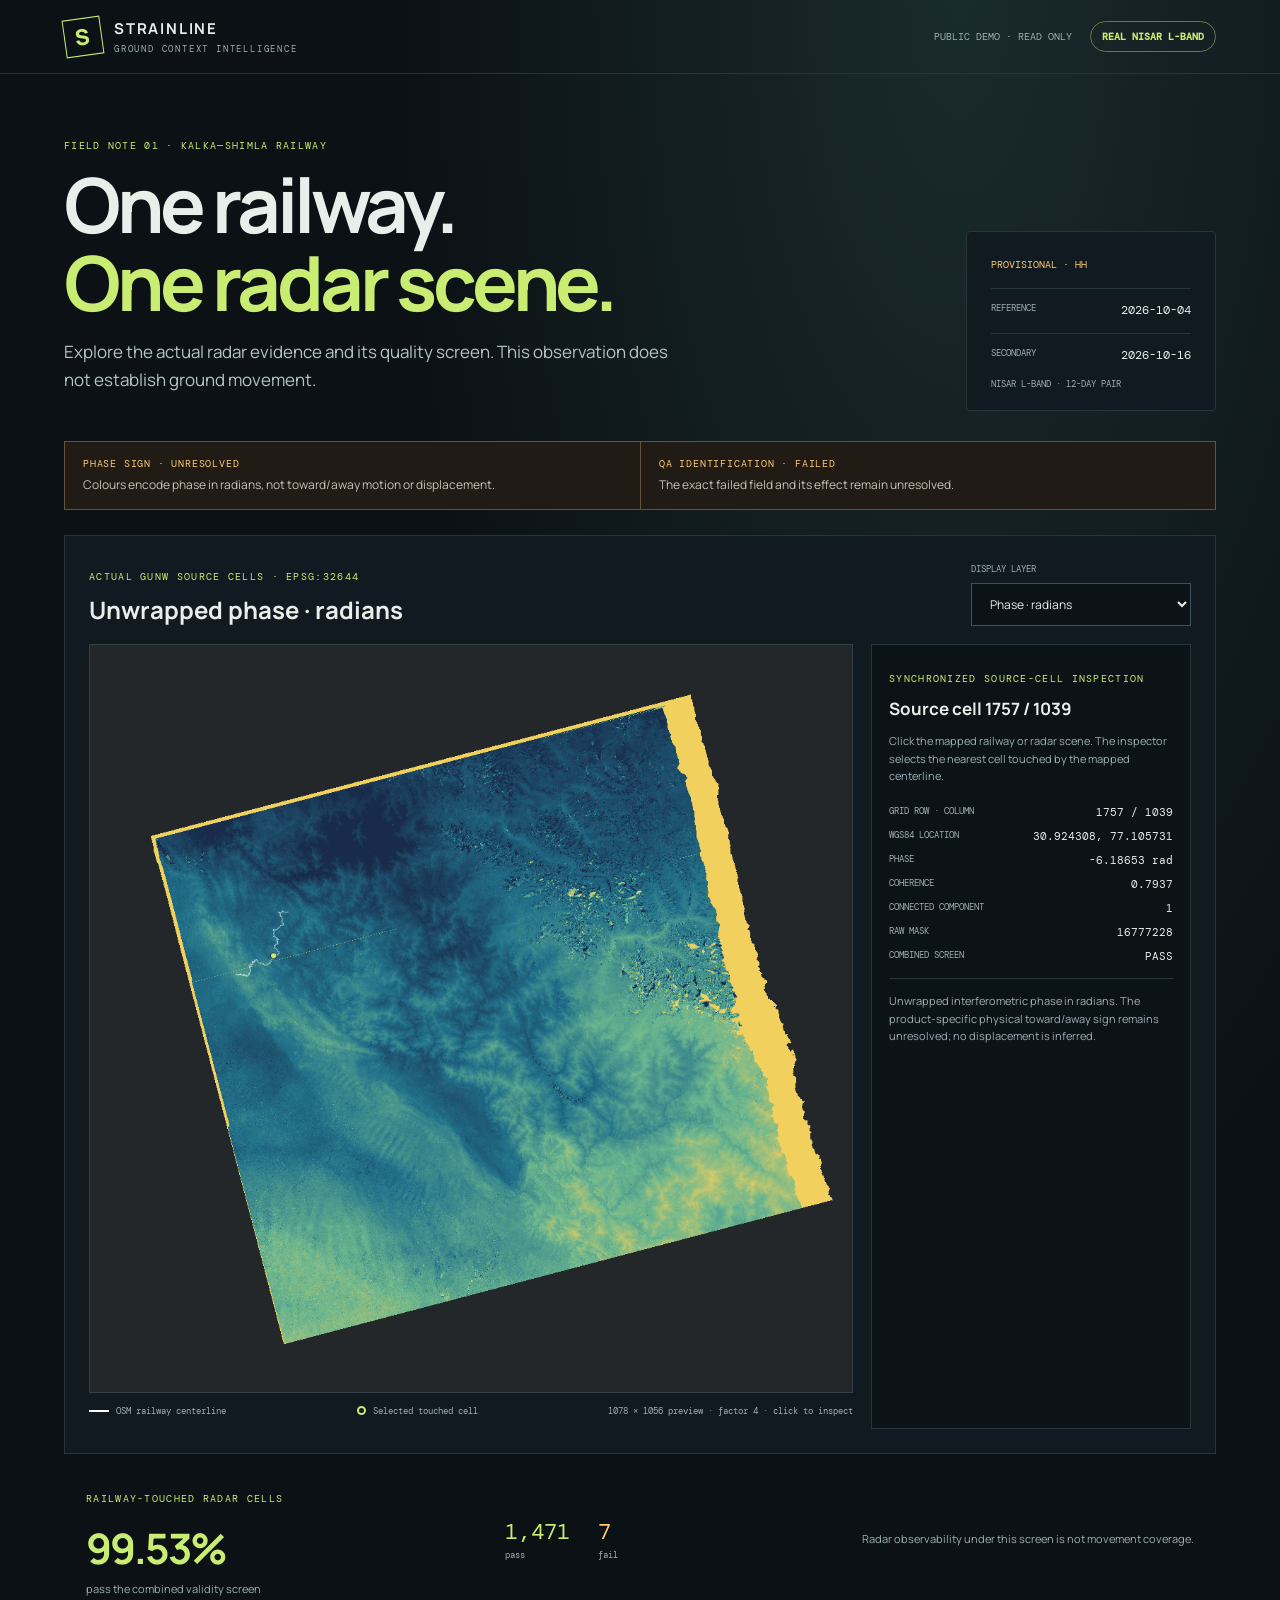
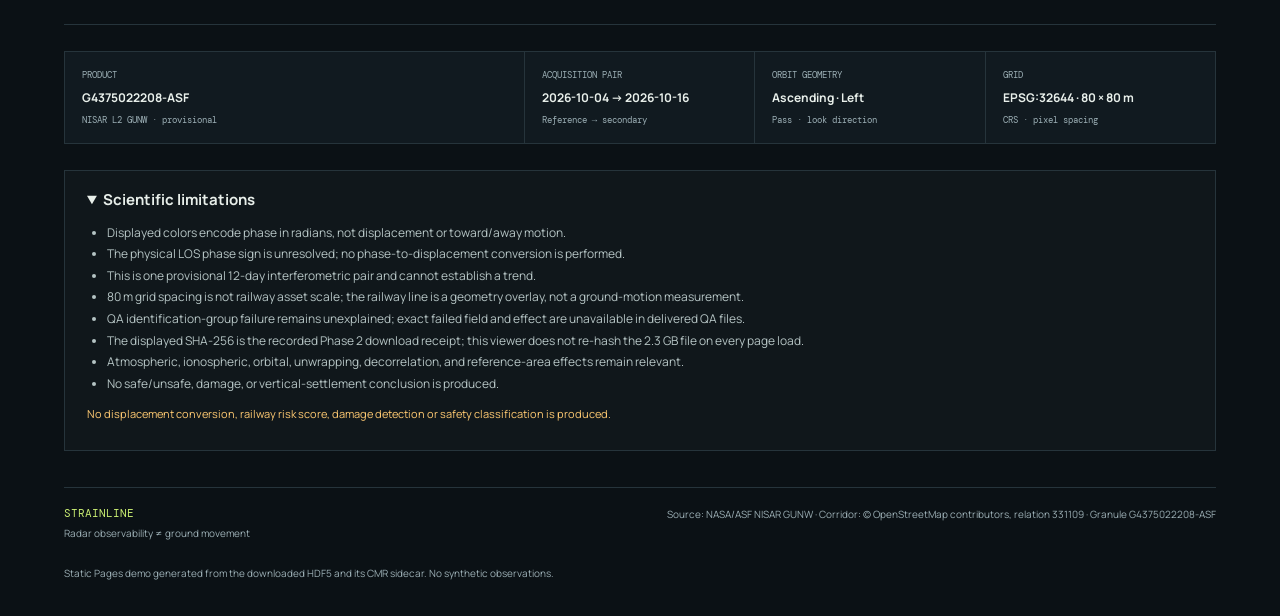
<file: docs/index.html>
<!doctype html>
<html lang="en">
<head>
  <meta charset="utf-8">
  <meta name="viewport" content="width=device-width,initial-scale=1">
  <meta name="description" content="Read-only explorer of real NISAR radar evidence over the Kalka–Shimla railway corridor.">
  <title>StrainLine · NISAR Evidence Explorer</title>
  <link rel="stylesheet" href="style.css">
</head>
<body>
  <header class="topbar">
    <a class="brand" href="#top"><span class="mark" aria-hidden="true">S</span><span><strong>STRAINLINE</strong><small>GROUND CONTEXT INTELLIGENCE</small></span></a>
    <div class="top-meta"><span>PUBLIC DEMO · READ ONLY</span><b>REAL NISAR L-BAND</b></div>
  </header>
  <main id="top">
    <section class="intro">
      <div>
        <p class="eyebrow">FIELD NOTE 01 · KALKA—SHIMLA RAILWAY</p>
        <h1>One railway.<br><em>One radar scene.</em></h1>
        <p class="lede">Explore the actual radar evidence and its quality screen. This observation does not establish ground movement.</p>
      </div>
      <div class="pair-card">
        <span class="badge">PROVISIONAL · HH</span>
        <p><small>REFERENCE</small><b id="referenceDate">—</b></p>
        <p><small>SECONDARY</small><b id="secondaryDate">—</b></p>
        <span class="band">NISAR L-BAND · 12-DAY PAIR</span>
      </div>
    </section>

    <aside class="warnings" aria-label="Scientific warnings">
      <div><b>PHASE SIGN · UNRESOLVED</b><span>Colours encode phase in radians, not toward/away motion or displacement.</span></div>
      <div><b>QA IDENTIFICATION · FAILED</b><span>The exact failed field and its effect remain unresolved.</span></div>
    </aside>

    <section class="workspace" aria-label="Radar evidence explorer">
      <div class="scene-head">
        <div><p class="eyebrow">ACTUAL GUNW SOURCE CELLS · EPSG:<span id="epsg">—</span></p><h2 id="layerHeading">Unwrapped phase</h2></div>
        <label class="layer-picker">DISPLAY LAYER
          <select id="layerSelect" aria-label="Display radar layer">
            <option value="phase">Phase · radians</option>
            <option value="coherence">Coherence · 0–1</option>
            <option value="components">Connected components</option>
            <option value="validity">Combined validity screen</option>
          </select>
        </label>
      </div>
      <div class="scene-grid">
        <div class="map-shell">
          <div class="canvas-frame"><canvas id="radarCanvas" aria-label="Actual NISAR radar preview with railway overlay; click to inspect a nearby railway-touched source cell"></canvas></div>
          <div class="map-key"><span><i class="rail-key"></i>OSM railway centerline</span><span><i class="cell-key"></i>Selected touched cell</span><span id="mapMessage">Loading real-data preview…</span></div>
        </div>
        <aside class="inspector">
          <p class="eyebrow">SYNCHRONIZED SOURCE-CELL INSPECTION</p>
          <h3 id="cellTitle">Choose a railway location</h3>
          <p class="hint">Click the mapped railway or radar scene. The inspector selects the nearest cell touched by the mapped centerline.</p>
          <dl>
            <dt>GRID ROW · COLUMN</dt><dd id="cellGrid">—</dd>
            <dt>WGS84 LOCATION</dt><dd id="cellCoords">—</dd>
            <dt>PHASE</dt><dd id="cellPhase">—</dd>
            <dt>COHERENCE</dt><dd id="cellCoherence">—</dd>
            <dt>CONNECTED COMPONENT</dt><dd id="cellComponent">—</dd>
            <dt>RAW MASK</dt><dd id="cellMask">—</dd>
            <dt>COMBINED SCREEN</dt><dd id="cellValidity">—</dd>
          </dl>
          <p class="meaning" id="layerMeaning">Phase is shown as numerical radians. Its physical toward/away sign is unresolved.</p>
        </aside>
      </div>
    </section>

    <section class="coverage">
      <div><p class="eyebrow">RAILWAY-TOUCHED RADAR CELLS</p><strong id="validPercent">—</strong><span>pass the combined validity screen</span></div>
      <div class="count"><b id="validCount">—</b><small>pass</small></div>
      <div class="count invalid"><b id="invalidCount">—</b><small>fail</small></div>
      <p class="coverage-note">Radar observability under this screen is not movement coverage.</p>
    </section>

    <section class="facts" aria-label="Product metadata">
      <article><small>PRODUCT</small><b id="granule">—</b><span>NISAR L2 GUNW · provisional</span></article>
      <article><small>ACQUISITION PAIR</small><b id="dates">—</b><span>Reference → secondary</span></article>
      <article><small>ORBIT GEOMETRY</small><b id="orbit">—</b><span>Pass · look direction</span></article>
      <article><small>GRID</small><b id="grid">—</b><span>CRS · pixel spacing</span></article>
    </section>

    <details class="limitations" open>
      <summary>Scientific limitations</summary>
      <ul id="limitationsList"></ul>
      <p>No displacement conversion, railway risk score, damage detection or safety classification is produced.</p>
    </details>

    <footer>
      <div><b>STRAINLINE</b><span>Radar observability ≠ ground movement</span></div>
      <p>Source: NASA/ASF NISAR GUNW · Corridor: © OpenStreetMap contributors, relation 331109 · Granule G4375022208-ASF</p>
      <small>Static Pages demo generated from the downloaded HDF5 and its CMR sidecar. No synthetic observations.</small>
    </footer>
  </main>
  <script src="app.js" defer></script>
</body>
</html>
</file>
<file: docs/style.css>
@import url('https://fonts.googleapis.com/css2?family=DM+Mono:wght@400;500&family=Manrope:wght@400;500;600;700;800&display=swap');
:root{color-scheme:dark;--bg:#0b1115;--panel:#111a20;--line:#26343b;--muted:#9cafb5;--text:#e8efea;--lime:#c9ed72;--amber:#ffca72;--red:#ff9e8d}*{box-sizing:border-box}body{margin:0;background:radial-gradient(ellipse at 75% 0,#1a2b2c 0,transparent 42%),var(--bg);color:var(--text);font:15px Manrope,system-ui,sans-serif}.topbar{height:74px;border-bottom:1px solid var(--line);display:flex;align-items:center;justify-content:space-between;padding:0 5vw}.brand{display:flex;gap:12px;align-items:center;color:inherit;text-decoration:none;letter-spacing:.12em}.mark{width:38px;height:38px;border:1px solid var(--lime);color:var(--lime);display:grid;place-items:center;font-weight:800;font-size:22px;transform:rotate(-8deg)}.brand strong,.brand small{display:block}.brand small{font:9px 'DM Mono',monospace;color:var(--muted);margin-top:4px}.top-meta{display:flex;gap:18px;align-items:center;font:10px 'DM Mono',monospace;color:var(--muted)}.top-meta b{color:var(--lime);border:1px solid #667947;padding:8px 11px;border-radius:20px}main{max-width:1440px;margin:auto;padding:55px 5vw 35px}.intro{display:flex;justify-content:space-between;gap:40px;align-items:end;margin-bottom:30px}.eyebrow{font:10px 'DM Mono',monospace;letter-spacing:.13em;color:var(--lime)}h1{font-size:clamp(42px,6vw,76px);line-height:1.02;letter-spacing:-.055em;margin:14px 0}.intro em{font-style:normal;color:var(--lime)}.lede{font-size:17px;color:#b5c4c4;max-width:620px;line-height:1.65}.pair-card{min-width:250px;background:var(--panel);border:1px solid var(--line);padding:20px 24px;border-radius:4px}.badge{font:10px 'DM Mono',monospace;color:var(--amber)}.pair-card p{display:flex;justify-content:space-between;margin:15px 0 0;border-top:1px solid var(--line);padding-top:13px}.pair-card p small,.band{font:9px 'DM Mono',monospace;color:var(--muted)}.pair-card p b{font:12px 'DM Mono',monospace}.band{display:block;margin-top:15px}.warnings{display:grid;grid-template-columns:1fr 1fr;margin:25px 0;border:1px solid #66513b;background:#211b15}.warnings div{padding:15px 18px;display:grid;gap:6px}.warnings div+div{border-left:1px solid #66513b}.warnings b{font:10px 'DM Mono',monospace;color:var(--amber);letter-spacing:.08em}.warnings span{font-size:12px;color:#c7c3b6;line-height:1.5}.workspace{background:var(--panel);border:1px solid var(--line);padding:24px}.scene-head{display:flex;align-items:end;justify-content:space-between;margin-bottom:18px}.scene-head h2{margin:6px 0 0;font-size:24px}.layer-picker{display:grid;gap:8px;font:9px 'DM Mono',monospace;color:var(--muted)}select{background:#0c1317;color:var(--text);border:1px solid #405059;padding:11px 14px;min-width:220px;font:12px Manrope}.scene-grid{display:grid;grid-template-columns:minmax(0,1fr) 320px;gap:18px}.map-shell{min-width:0}.canvas-frame{background:#080d10;border:1px solid #324148;overflow:hidden;display:grid;place-items:center;min-height:360px}canvas{width:100%;height:auto;display:block;cursor:crosshair}.map-key{display:flex;justify-content:space-between;gap:12px;flex-wrap:wrap;padding:12px 0;color:var(--muted);font:9px 'DM Mono',monospace}.map-key span{display:flex;align-items:center;gap:7px}.rail-key{width:20px;border-top:2px solid #fff}.cell-key{width:9px;height:9px;border:2px solid var(--lime);border-radius:50%}.inspector{padding:17px;background:#0c1317;border:1px solid var(--line)}.inspector h3{font-size:17px;margin:12px 0}.hint,.meaning{color:var(--muted);font-size:11px;line-height:1.6}.inspector dl{display:grid;grid-template-columns:1fr auto;gap:10px 12px;margin-top:20px}.inspector dt{font:9px 'DM Mono',monospace;color:var(--muted)}.inspector dd{font:11px 'DM Mono',monospace;margin:0;text-align:right;max-width:155px;overflow-wrap:anywhere}.meaning{border-top:1px solid var(--line);padding-top:13px}.coverage{display:grid;grid-template-columns:minmax(180px,1fr) auto auto 1.4fr;align-items:center;gap:28px;padding:28px 22px;border-bottom:1px solid var(--line)}.coverage>div:first-child{display:grid;gap:4px}.coverage>div:first-child strong{font-size:42px;color:var(--lime);letter-spacing:-.05em}.coverage>div:first-child span,.coverage-note{font-size:11px;color:var(--muted)}.count{display:grid;gap:3px}.count b{font:22px 'DM Mono',monospace;color:var(--lime)}.count small{font:9px 'DM Mono',monospace;color:var(--muted)}.count.invalid b{color:var(--amber)}.coverage-note{text-align:right}.facts{display:grid;grid-template-columns:2fr 1fr 1fr 1fr;gap:1px;background:var(--line);border:1px solid var(--line);margin:26px 0}.facts article{background:var(--panel);padding:17px;min-width:0;display:grid;gap:8px}.facts small,.facts span{font:9px 'DM Mono',monospace;color:var(--muted)}.facts b{font-size:12px;overflow-wrap:anywhere}.limitations{border:1px solid var(--line);padding:18px 22px;background:#10171b}.limitations summary{font-weight:700;cursor:pointer}.limitations ul{color:#b5c4c4;font-size:12px;line-height:1.8;padding-left:20px}.limitations>p{color:var(--amber);font-size:11px}footer{border-top:1px solid var(--line);margin-top:36px;padding-top:18px;display:flex;justify-content:space-between;gap:24px;align-items:start;flex-wrap:wrap}footer div{display:grid;gap:5px}footer div b{font:11px 'DM Mono',monospace;color:var(--lime)}footer span,footer p,footer small{font-size:10px;color:var(--muted);margin:0;line-height:1.6}footer p{max-width:550px}@media(max-width:850px){main{padding:34px 4vw}.intro{align-items:start;flex-direction:column}.pair-card{width:100%}.scene-grid{grid-template-columns:1fr}.facts{grid-template-columns:1fr 1fr}.coverage{grid-template-columns:1fr auto auto}.coverage-note{grid-column:1/-1;text-align:left}.top-meta{display:grid;gap:5px}.canvas-frame{min-height:240px}}@media(max-width:520px){.topbar{padding:0 4vw}.top-meta{font-size:8px}.warnings{grid-template-columns:1fr}.warnings div+div{border-left:0;border-top:1px solid #66513b}.workspace{padding:14px}.scene-head{align-items:start;flex-direction:column;gap:15px}select{width:100%}.facts{grid-template-columns:1fr}.map-key{justify-content:flex-start}.coverage{gap:14px;padding:22px 4px}}
</file>
